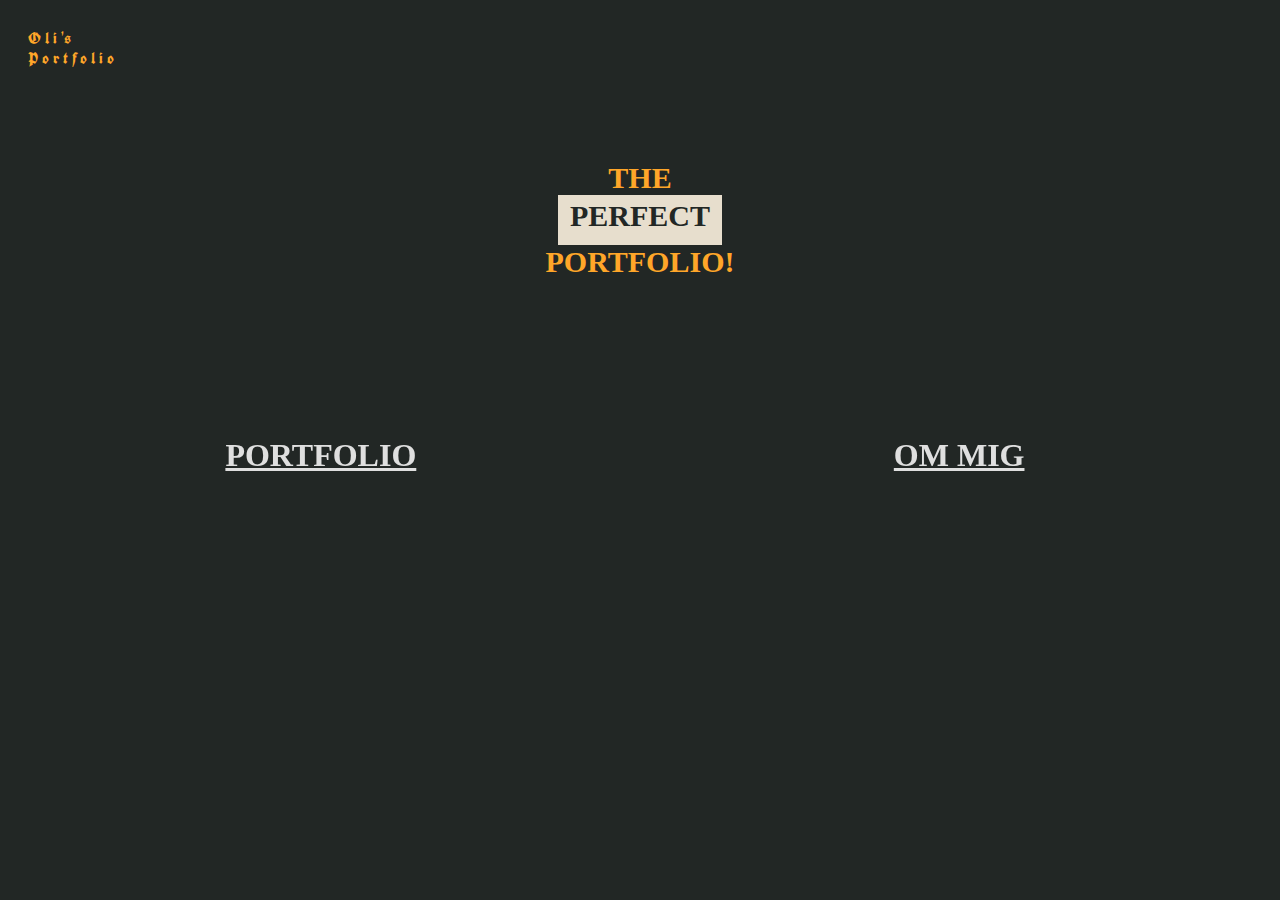
<file: index.html>
<!DOCTYPE html>
<html lang="da">

<head>
    <meta charset="UTF-8">
    <meta http-equiv="X-UA-Compatible" content="IE=edge">
    <meta name="robots" content="noindex">
    <meta name="viewport" content="width=device-width, initial-scale=1.0">
    <!--GOOGLE FONTS-->
    <link rel="preconnect" href="https://fonts.googleapis.com">
    <link rel="preconnect" href="https://fonts.gstatic.com" crossorigin>
    <link
        href="https://fonts.googleapis.com/css2?family=Bangers&family=Bungee&family=UnifrakturCook:wght@700&display=swap"
        rel="stylesheet">
    <link rel="preconnect" href="https://fonts.googleapis.com">
    <link rel="preconnect" href="https://fonts.gstatic.com" crossorigin>
    <link href="https://fonts.googleapis.com/css2?family=Playfair+Display:ital,wght@0,400..900;1,400..900&display=swap"
        rel="stylesheet">
    <link rel="preconnect" href="https://fonts.googleapis.com">
    <link rel="preconnect" href="https://fonts.gstatic.com" crossorigin>
    <link
        href="https://fonts.googleapis.com/css2?family=Newsreader:ital,opsz,wght@0,6..72,200..800;1,6..72,200..800&display=swap"
        rel="stylesheet">
    <!---->
    <!--Favicon-->
    <link rel="apple-touch-icon" sizes="180x180" href="favicon_io(1)/apple-touch-icon.png">
    <link rel="icon" type="image/webp" sizes="32x32" href="favicon_io(4)/favicon-32x32.png">
    <link rel="icon" type="image/webp" sizes="16x16" href="favicon_io(4)/favicon-16x16.png">
    <link rel="manifest" href="/site.webmanifest">

    <!---->
    <link rel="preconnect" href="https://fonts.googleapis.com">
    <link rel="preconnect" href="https://fonts.gstatic.com" crossorigin>
    <link href="https://fonts.googleapis.com/css2?family=Bangers&family=Bungee&display=swap" rel="stylesheet">
    <!--links-->
    <link rel="stylesheet" href="index.css">
    <title>Forside</title>
</head>

<body>
    <header>
        <div class="logo">
            <a href="index.html">O l i 's<br>P o r t f o l i o</a>
        </div>

        <nav>
            <ul class="menu">
                <li><a href="index.html">
                        <p><s>Forside</s></p>
                    </a></li>
                <li><a href="portfolio.html">
                        <p>Portfolio</p>
                    </a></li>
                <li><a href="om_mig.html">
                        <p>Om mig</p>
                    </a></li>

            </ul>
            <div class="burger">
                <div class="line"></div>
                <div class="line"></div>
                <div class="line"></div>
            </div>
        </nav>
    </header>
    <script src="menu.js"></script>

    <main>
        <div class="center">
            <div id=container>
                THE
                <div id=flip>
                    <div>
                        <div>PERFECT</div>
                    </div>
                    <div>
                        <div>BEST</div>
                    </div>
                    <div>
                        <div>FANTASTIC</div>
                    </div>
                </div>
                PORTFOLIO!
            </div>
        </div>

        <div class="sectiongrid_1-1">



            <div class="col_order">
                <a href="portfolio.html">
                    <h1>PORTFOLIO</h1>
                </a>
            </div>



            <div class="col">
                <a href="om_mig.html">
                    <h1>OM MIG</h1>
                </a>
            </div>
        </div>



    </main>
    <footer>

    </footer>
</body>

</html>
</file>
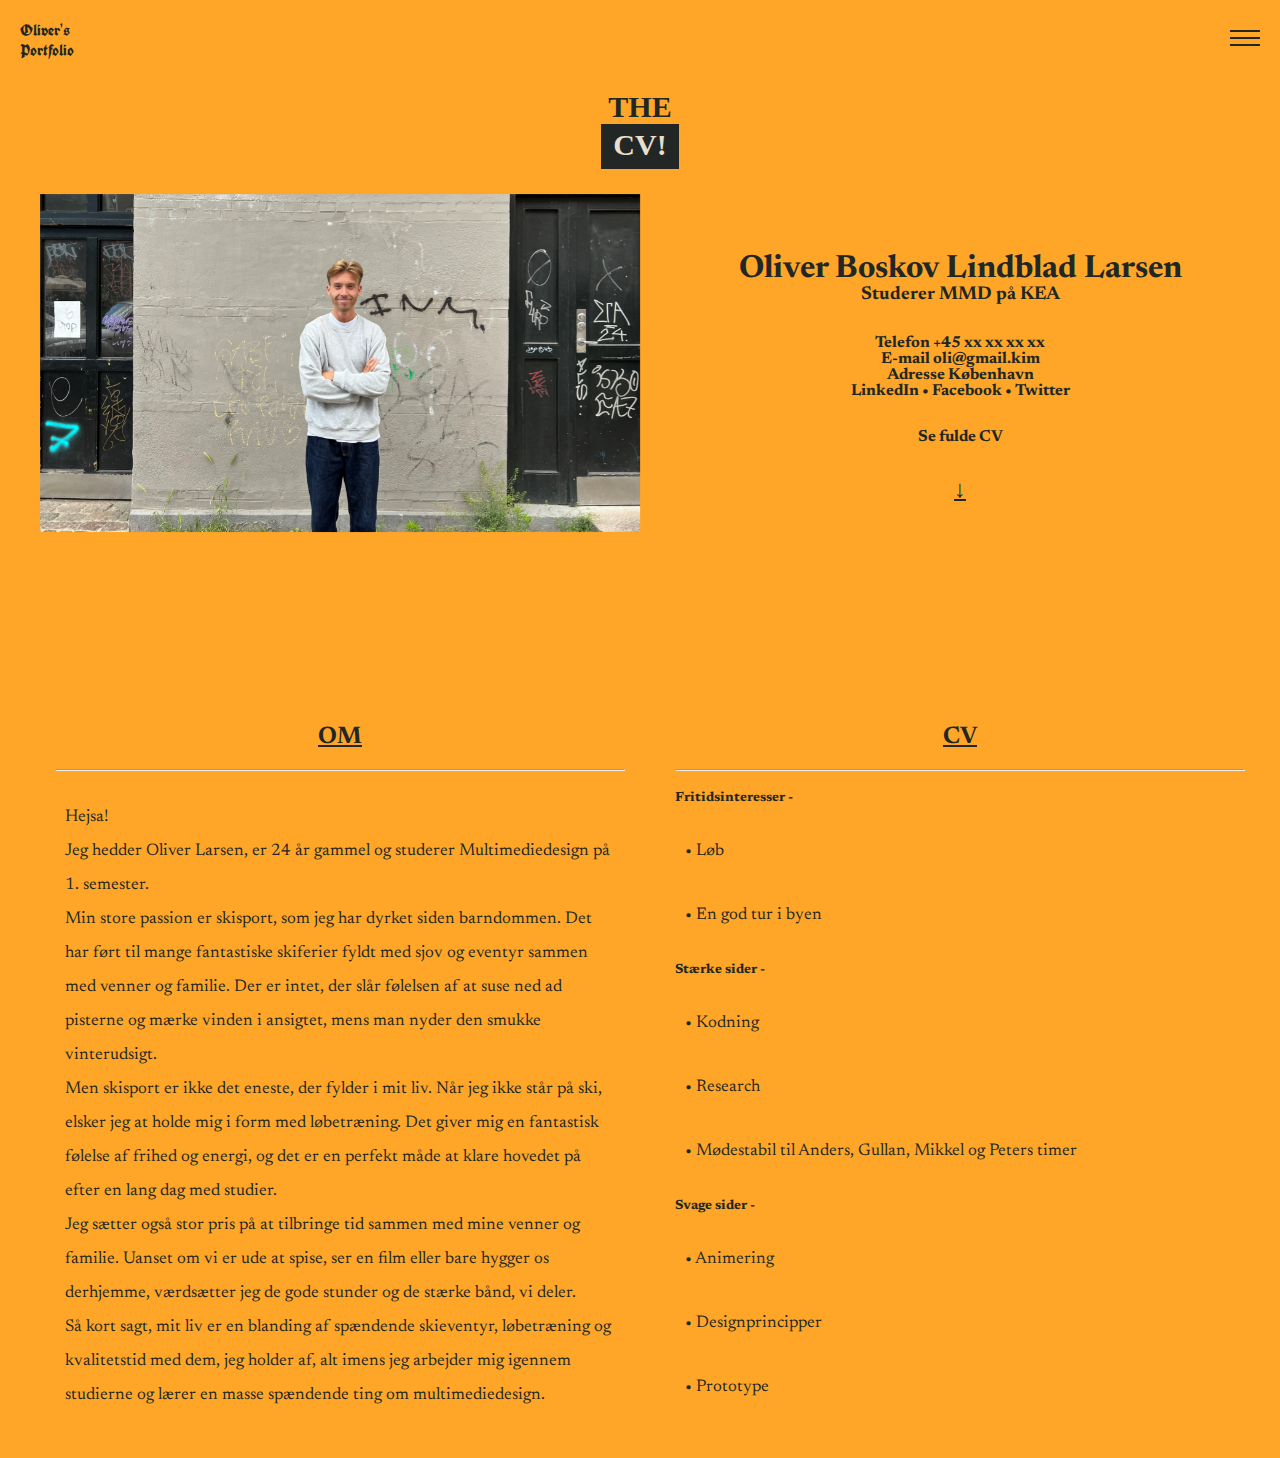
<file: om_mig.html>
<!DOCTYPE html>
<html lang="da">

<head>
    <meta charset="UTF-8">
    <meta http-equiv="X-UA-Compatible" content="IE=edge">
    <meta name="robots" content="noindex">
    <meta name="viewport" content="width=device-width, initial-scale=1.0">
    <!--GOOGLE FONTS-->
    <link rel="preconnect" href="https://fonts.googleapis.com">
    <link rel="preconnect" href="https://fonts.gstatic.com" crossorigin>
    <link
        href="https://fonts.googleapis.com/css2?family=Bangers&family=Bungee&family=UnifrakturCook:wght@700&display=swap"
        rel="stylesheet">
    <link rel="preconnect" href="https://fonts.googleapis.com">
    <link rel="preconnect" href="https://fonts.gstatic.com" crossorigin>
    <link href="https://fonts.googleapis.com/css2?family=Playfair+Display:ital,wght@0,400..900;1,400..900&display=swap"
        rel="stylesheet">
    <link rel="preconnect" href="https://fonts.googleapis.com">
    <link rel="preconnect" href="https://fonts.gstatic.com" crossorigin>
    <link
        href="https://fonts.googleapis.com/css2?family=Newsreader:ital,opsz,wght@0,6..72,200..800;1,6..72,200..800&display=swap"
        rel="stylesheet">
    <!---->
    <link rel="preconnect" href="https://fonts.googleapis.com">
    <link rel="preconnect" href="https://fonts.gstatic.com" crossorigin>
    <link href="https://fonts.googleapis.com/css2?family=Bangers&family=Bungee&display=swap" rel="stylesheet">
    <!--links-->
    <link rel="stylesheet" href="style.css">
    <!--Favicon-->
    <link rel="apple-touch-icon" sizes="180x180" href="favicon_io(1)/apple-touch-icon.png">
    <link rel="icon" type="image/webp" sizes="32x32" href="favicon_io(4)/favicon-32x32.png">
    <link rel="icon" type="image/webp" sizes="16x16" href="favicon_io(4)/favicon-16x16.png">
    <link rel="manifest" href="/site.webmanifest">

    <title>Om mig</title>
</head>

<body>
    <header>
        <div class="logo2">
            <a href="index.html">Oliver's<br>Portfolio</a>
        </div>

        <nav>
            <ul class="menu">
                <li><a href="index.html">
                        <p>Forside</p>
                    </a></li>
                <li><a href="portfolio.html">
                        <p>Portfolio</p>
                    </a></li>
                <li><a href="om_mig.html">
                        <p><s>Om mig</s></p>
                    </a></li>

            </ul>
            <div class="burger">
                <div class="line"></div>
                <div class="line"></div>
                <div class="line"></div>
            </div>
        </nav>
    </header>
    <script src="menu.js"></script>

    <main>
        <div class="center">
            <div id=container>
                THE
                <div id=flip>

                    <div>
                        <div>CV!</div>
                    </div>
                    <div>
                        <div>CV!</div>
                    </div>
                    <div>
                        <div>CV!</div>
                    </div>
                </div>

            </div>
        </div>


        <div class="grid_7">
            <div class="image">
                <img src="img/IMG_0973.webp" alt="mig">
            </div>

            <div class="text">
                <h1>Oliver Boskov Lindblad Larsen</h1>
                <h3>Studerer MMD på KEA</h3>
                <h4>Telefon +45 xx xx xx xx<br>
                    E-mail oli@gmail.kim<br>
                    Adresse København<br>

                    LinkedIn • Facebook • Twitter
                </h4>
                <div class="cv">
                    <a href="#om">
                        <h4>Se fulde CV</h4>
                        <h2>↓</h2>
                    </a>
                </div>
            </div>
        </div>

        <div class="grid_1">
            <div id="om">
                <h2>OM</h2>
                <hr>

                <p>Hejsa!<br> Jeg hedder Oliver Larsen, er 24 år gammel og studerer Multimediedesign på 1. semester.<br>

                    Min store passion er skisport, som jeg har dyrket siden barndommen. Det har ført til mange
                    fantastiske skiferier fyldt
                    med sjov og eventyr sammen med venner og familie. Der er intet, der slår følelsen af at suse ned ad
                    pisterne og mærke
                    vinden i ansigtet, mens man nyder den smukke vinterudsigt.<br>

                    Men skisport er ikke det eneste, der fylder i mit liv. Når jeg ikke står på ski, elsker jeg at holde
                    mig i form med
                    løbetræning. Det giver mig en fantastisk følelse af frihed og energi, og det er en perfekt måde at
                    klare hovedet på
                    efter en lang dag med studier.<br>

                    Jeg sætter også stor pris på at tilbringe tid sammen med mine venner og familie. Uanset om vi er ude
                    at spise, ser en
                    film eller bare hygger os derhjemme, værdsætter jeg de gode stunder og de stærke bånd, vi deler.<br>

                    Så kort sagt, mit liv er en blanding af spændende skieventyr, løbetræning og kvalitetstid med dem,
                    jeg holder af, alt
                    imens jeg arbejder mig igennem studierne og lærer en masse spændende ting om multimediedesign.
                </p>
            </div>
            <button onclick="topFunction()" id="myBtn" title="Go to top">⇧</button>
            <script src="bottom.js"></script>

            <div class="text1">
                <div id="cv">
                    <h2>CV</h2>
                    <hr>
                    <h5>Fritidsinteresser -
                    </h5>
                    <p>• Løb </p>
                    <p>• En god tur i byen</p>
                    <h5>Stærke sider -
                    </h5>
                    <p>• Kodning </p>
                    <p>• Research</p>
                    <p>• Mødestabil til Anders, Gullan, Mikkel og Peters timer </p>

                    <h5>Svage sider -
                    </h5>
                    <p>• Animering </p>
                    <p>• Designprincipper</p>
                    <p>• Prototype</p>

                </div>


            </div>
        </div>






    </main>

    <footer>

    </footer>
</body>

</html>
</file>
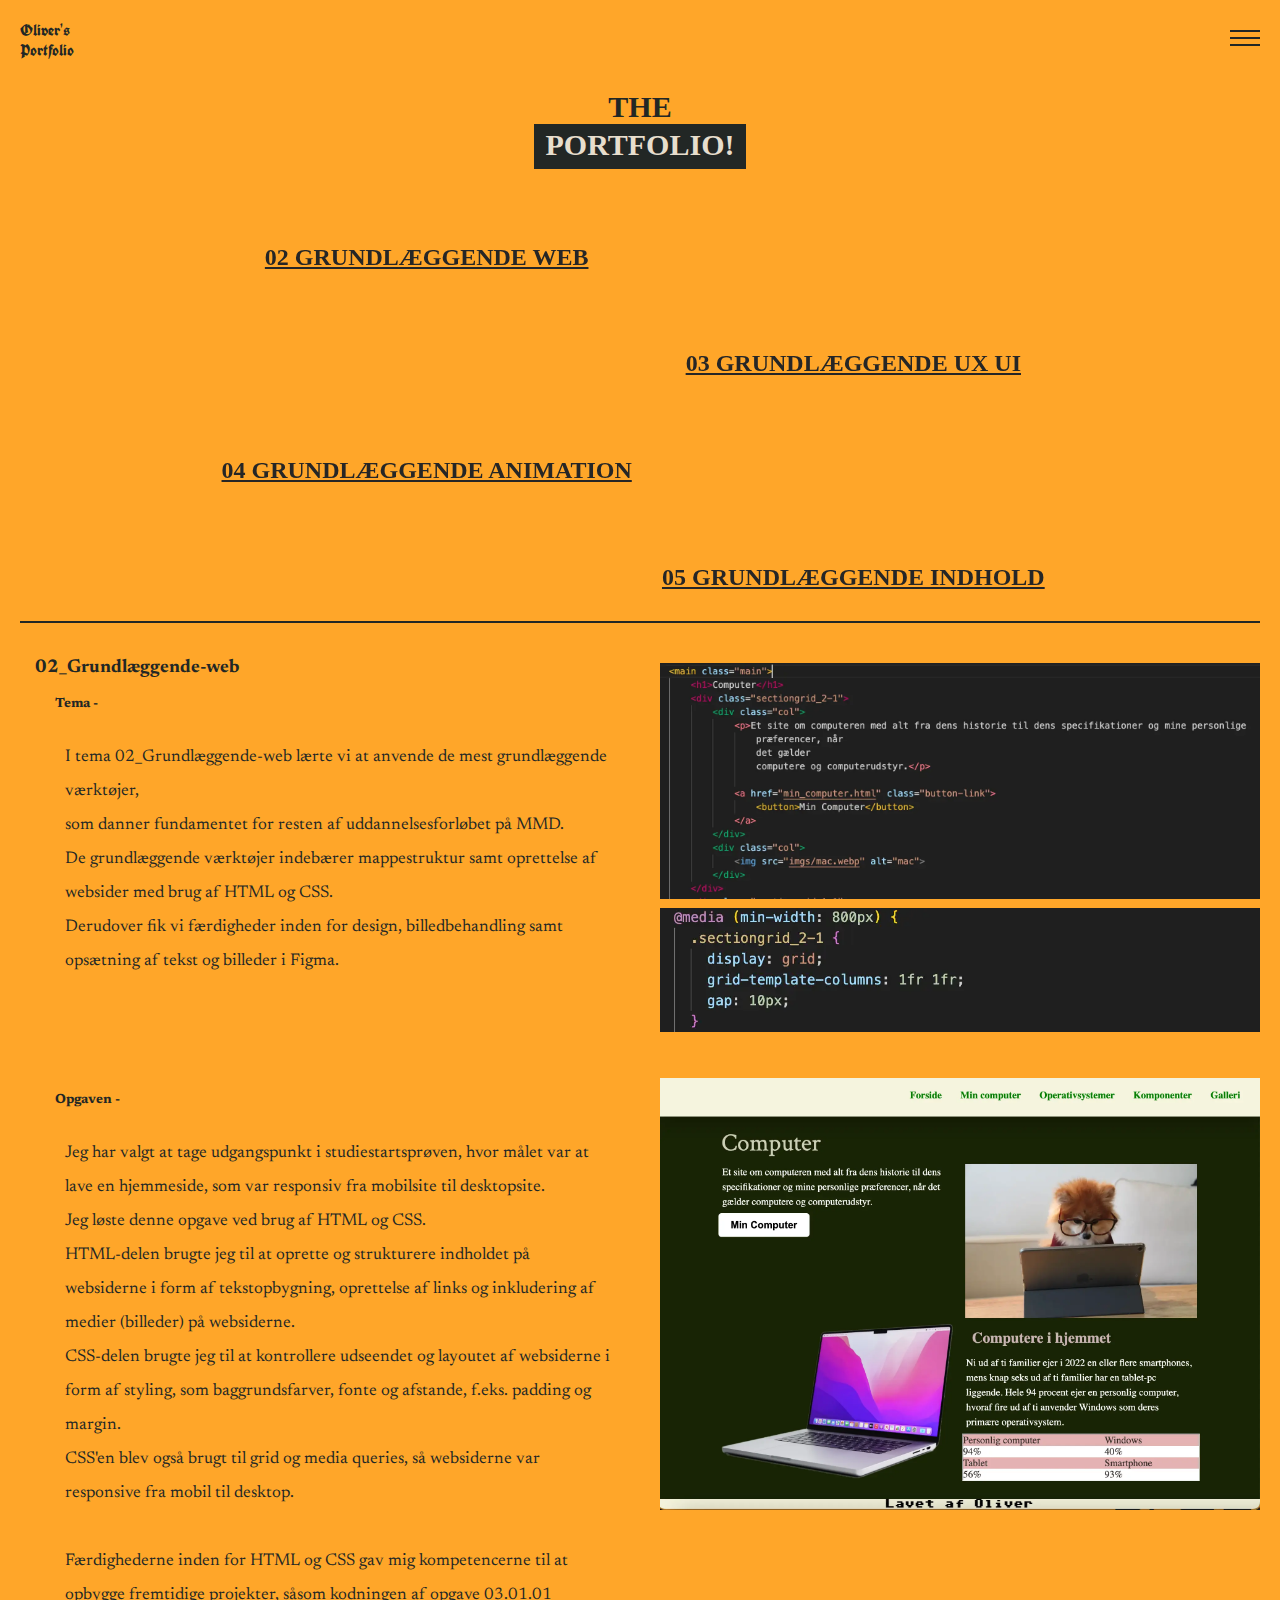
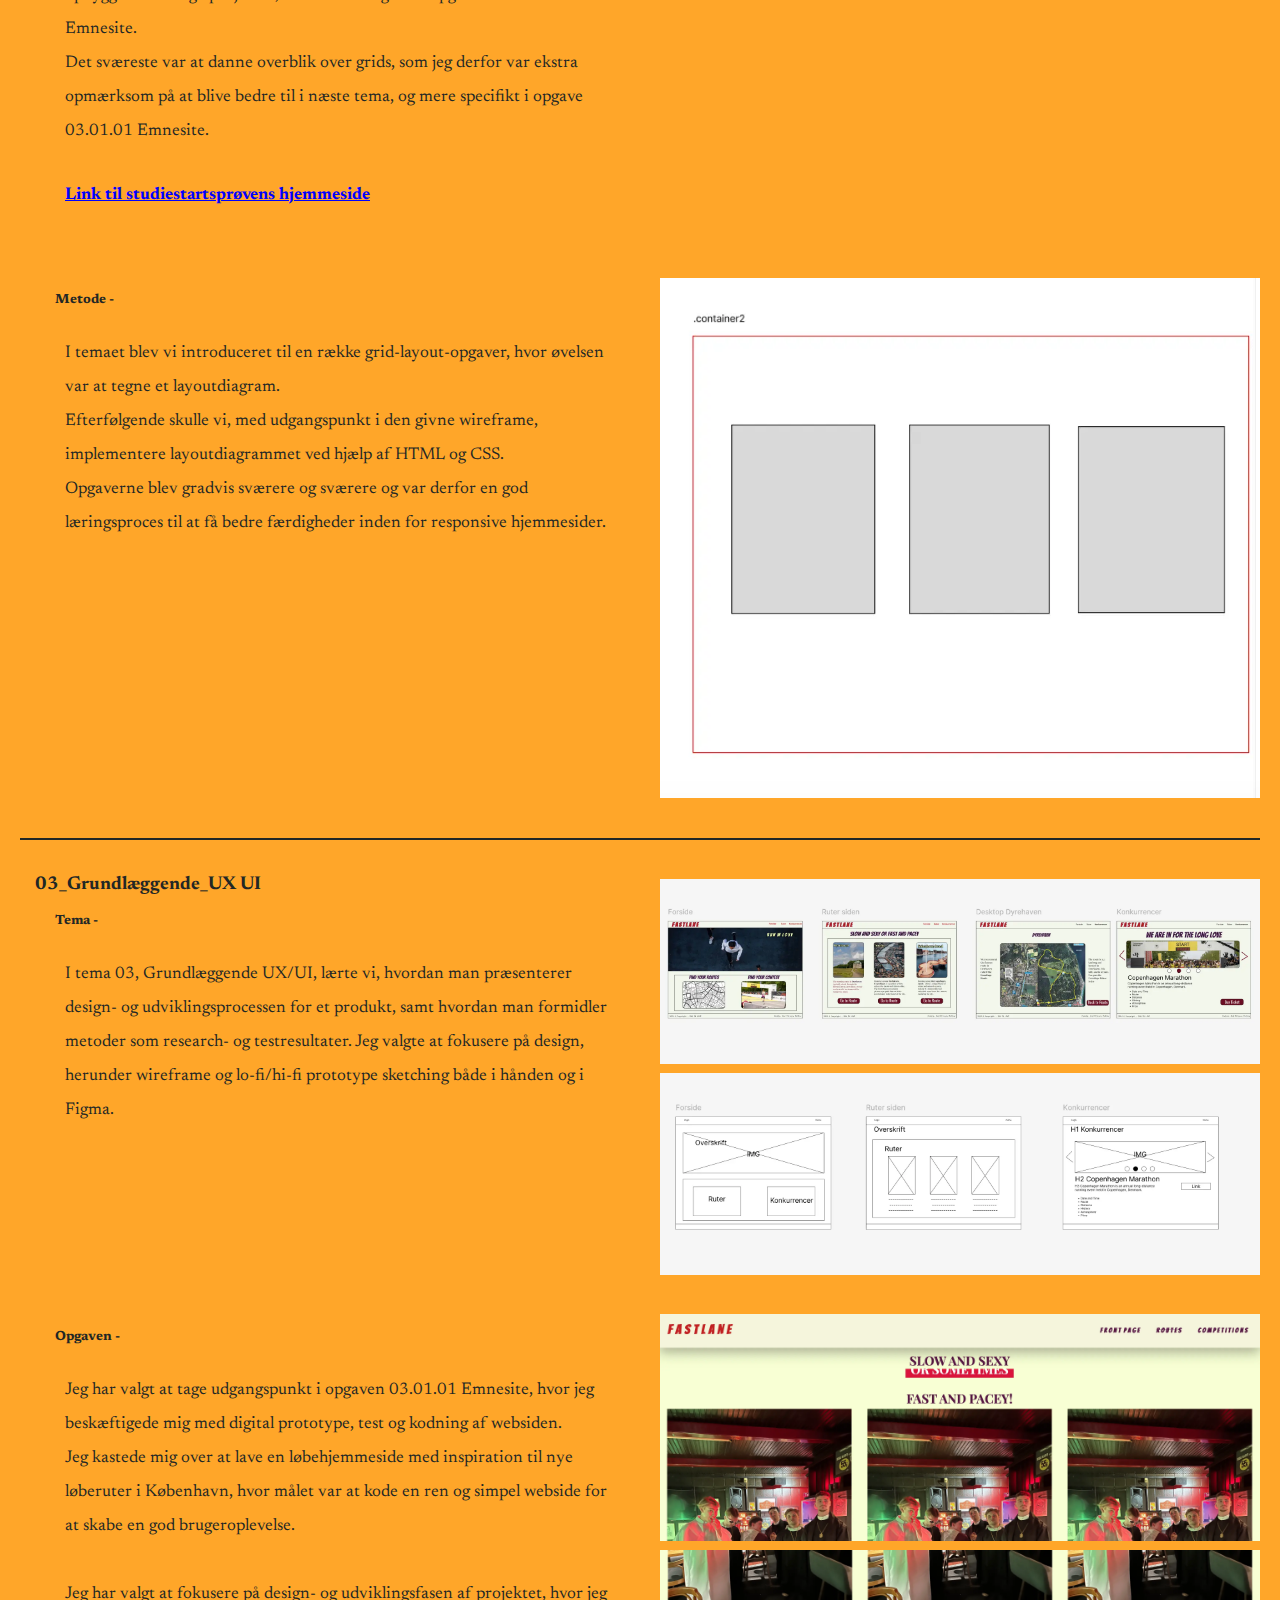
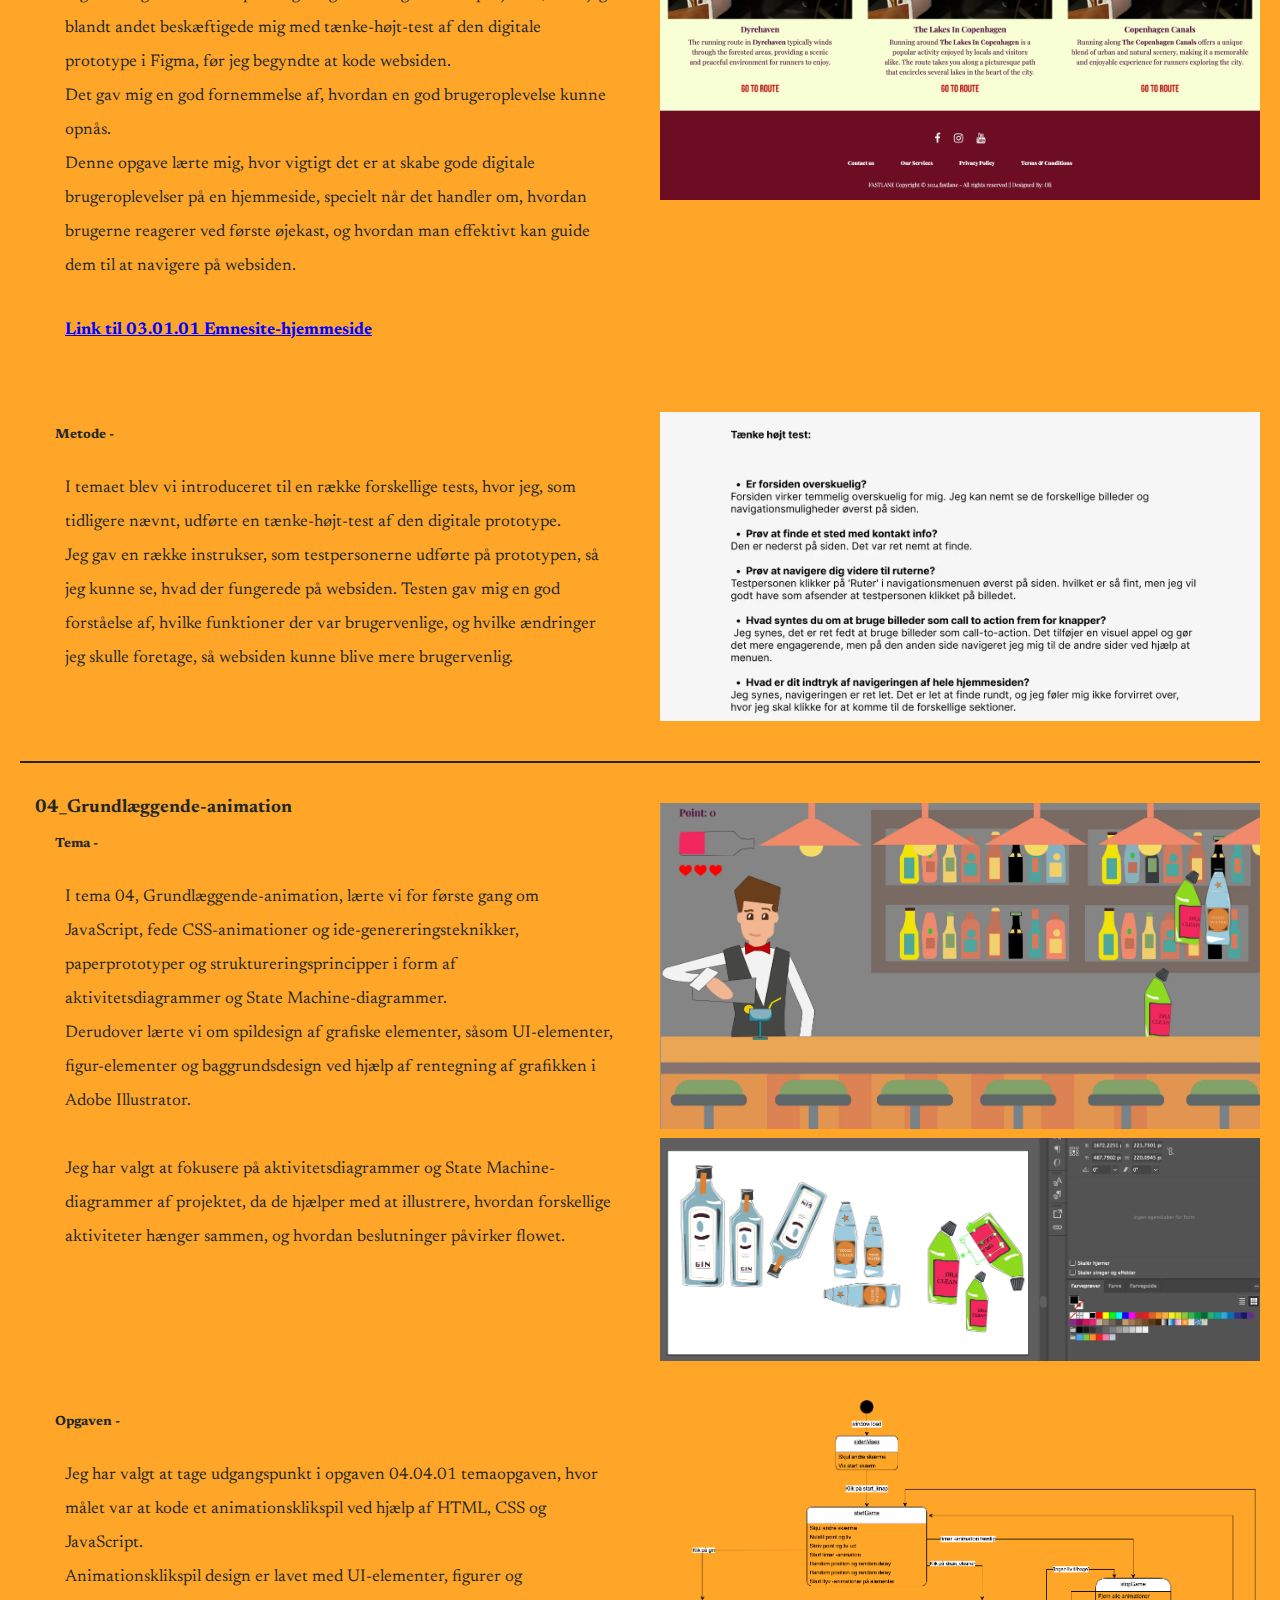
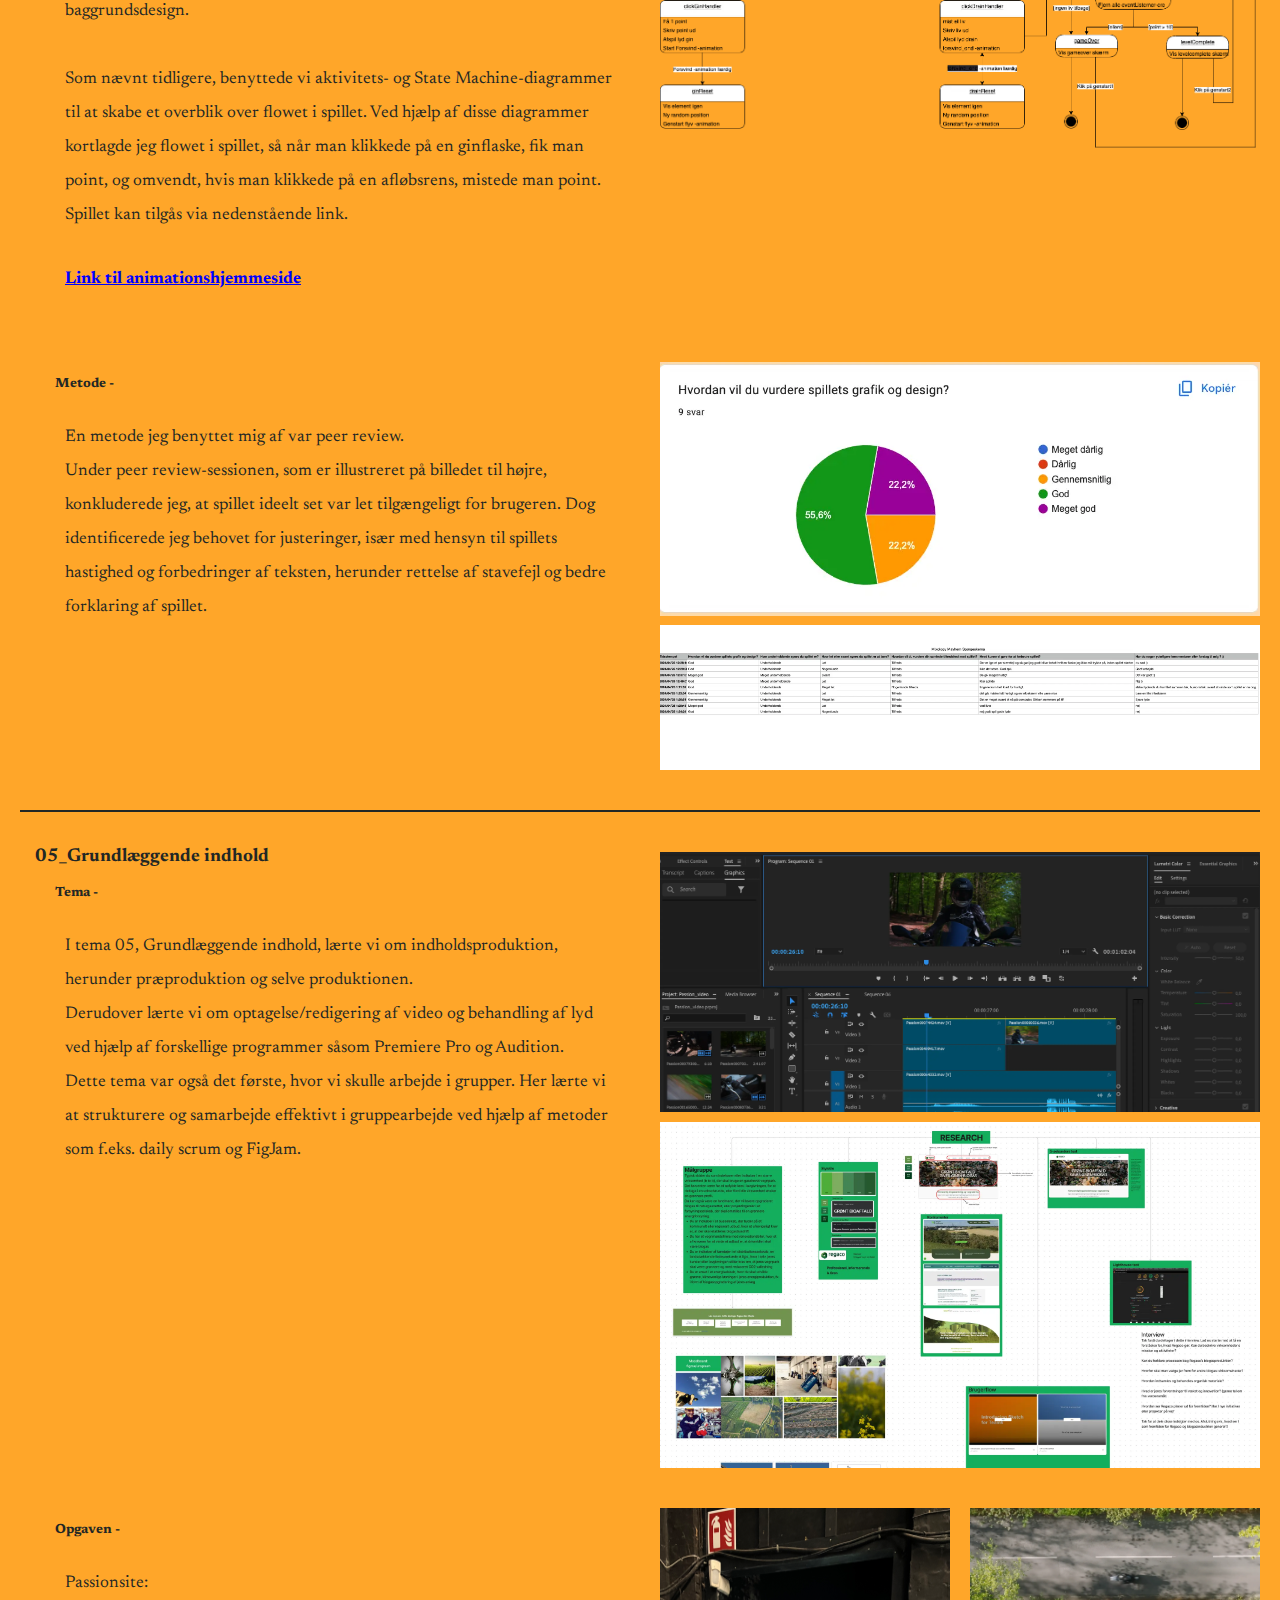
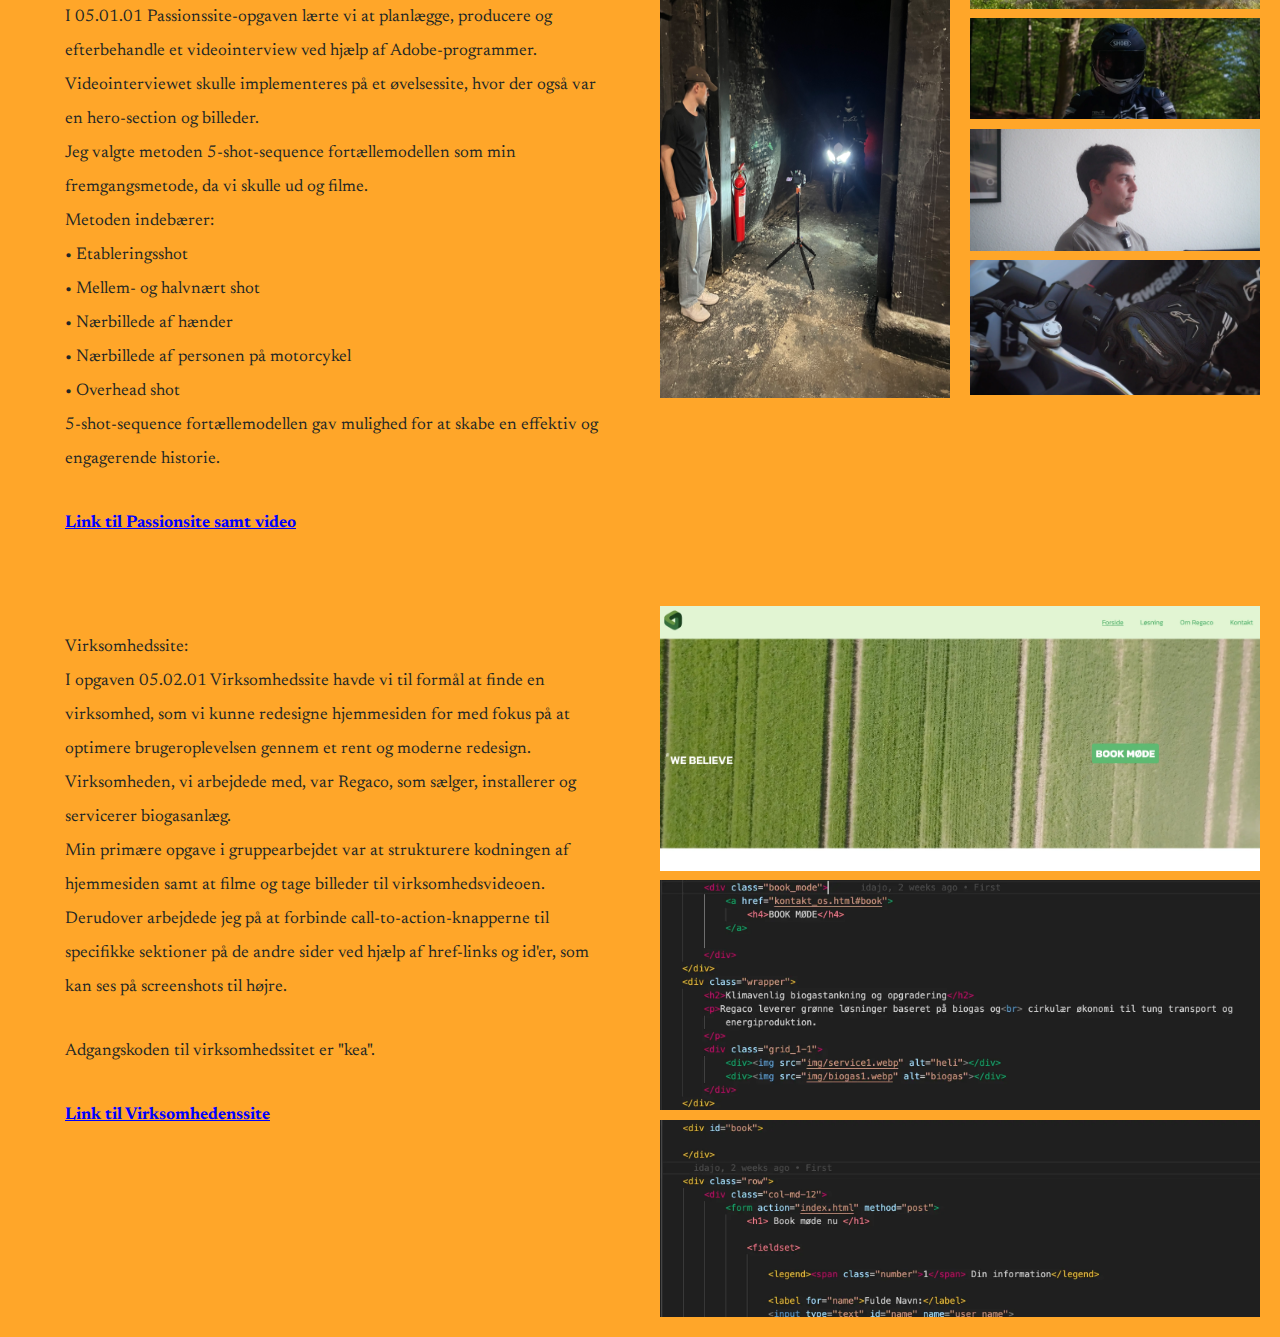
<file: portfolio.html>
<!DOCTYPE html>
<html lang="da">

<head>
    <meta charset="UTF-8">
    <meta http-equiv="X-UA-Compatible" content="IE=edge">
    <meta name="robots" content="noindex">
    <meta name="viewport" content="width=device-width, initial-scale=1.0">
    <!--GOOGLE FONTS-->
    <link rel="preconnect" href="https://fonts.googleapis.com">
    <link rel="preconnect" href="https://fonts.gstatic.com" crossorigin>
    <link
        href="https://fonts.googleapis.com/css2?family=Bangers&family=Bungee&family=UnifrakturCook:wght@700&display=swap"
        rel="stylesheet">
    <link rel="preconnect" href="https://fonts.googleapis.com">
    <link rel="preconnect" href="https://fonts.gstatic.com" crossorigin>
    <link href="https://fonts.googleapis.com/css2?family=Playfair+Display:ital,wght@0,400..900;1,400..900&display=swap"
        rel="stylesheet">
    <link rel="preconnect" href="https://fonts.googleapis.com">
    <link rel="preconnect" href="https://fonts.gstatic.com" crossorigin>
    <link
        href="https://fonts.googleapis.com/css2?family=Newsreader:ital,opsz,wght@0,6..72,200..800;1,6..72,200..800&display=swap"
        rel="stylesheet">
    <!---->
    <link rel="preconnect" href="https://fonts.googleapis.com">
    <link rel="preconnect" href="https://fonts.gstatic.com" crossorigin>
    <link href="https://fonts.googleapis.com/css2?family=Bangers&family=Bungee&display=swap" rel="stylesheet">
    <!--links-->
    <link rel="stylesheet" href="style.css">
    <!--Favicon-->
    <link rel="apple-touch-icon" sizes="180x180" href="favicon_io(1)/apple-touch-icon.png">
    <link rel="icon" type="image/webp" sizes="32x32" href="favicon_io(4)/favicon-32x32.png">
    <link rel="icon" type="image/webp" sizes="16x16" href="favicon_io(4)/favicon-16x16.png">
    <link rel="manifest" href="/site.webmanifest">

    <title>Portfolio</title>
</head>

<body>
    <header>
        <div class="logo2">
            <a href="index.html">Oliver's<br>Portfolio</a>
        </div>

        <nav>
            <ul class="menu">
                <li><a href="index.html">
                        <p>Forside</p>
                    </a></li>
                <li><a href="portfolio.html">
                        <p><s>Portfolio</s></p>
                    </a></li>
                <li><a href="om_mig.html">
                        <p>Om mig</p>
                    </a></li>

            </ul>
            <div class="burger">
                <div class="line"></div>
                <div class="line"></div>
                <div class="line"></div>
            </div>
        </nav>
    </header>
    <script src="menu.js"></script>

    <main>

        <div class="center">
            <div id=container>
                THE
                <div id=flip>

                    <div>
                        <div>PORTFOLIO!</div>
                    </div>
                    <div>
                        <div>PORTFOLIO!</div>
                    </div>
                    <div>
                        <div>PORTFOLIO!</div>
                    </div>
                </div>

            </div>
        </div>
        <div class="grid_3">
            <div class="col2">
                <a href="#02">
                    <h2 class="transform">02 Grundlæggende web</h2>
                </a>
            </div>
            <div class="col3">
                <a href="#03">
                    <h2 class="transform">03 Grundlæggende UX UI</h2>
                </a>
            </div>
            <div class="col4">
                <a href="#04">
                    <h2 class="transform">04 Grundlæggende animation</h2>
                </a>
            </div>
            <div class="col5">
                <a href="#05">
                    <h2 class="transform">05 Grundlæggende indhold</h2>
                </a>
            </div>
        </div>


        <div class="hr">
            <hr>
        </div>

        <div id="02">
            <div class="grid_2">

                <div>
                    <h3>02_Grundlæggende-web </h3>
                    <h5>Tema -</h5>
                    <p>
                        I tema 02_Grundlæggende-web lærte vi at anvende de mest grundlæggende værktøjer, <br>som danner
                        fundamentet for resten af
                        uddannelsesforløbet på MMD.<br> De grundlæggende værktøjer indebærer mappestruktur samt
                        oprettelse
                        af websider med brug af
                        HTML og CSS. <br>Derudover fik vi færdigheder inden for design, billedbehandling samt opsætning
                        af
                        tekst og billeder i
                        Figma.<br><br>
                    </p>
                </div>
                <div>
                    <img src="img/02_html.webp" alt="02_html">
                    <img src="img/02_css.webp" alt="02_css">
                </div>
            </div>

            <div class="grid_2">
                <div>
                    <h5>Opgaven -</h5>
                    <p>
                        Jeg har valgt at tage udgangspunkt i studiestartsprøven, hvor målet var at lave en hjemmeside,
                        som var responsiv fra
                        mobilsite til desktopsite.<br>
                        Jeg løste denne opgave ved brug af HTML og CSS.<br>

                        HTML-delen brugte jeg til at oprette og strukturere indholdet på websiderne i form af
                        tekstopbygning, oprettelse af
                        links og inkludering af medier (billeder) på websiderne.<br> CSS-delen brugte jeg til at
                        kontrollere
                        udseendet og layoutet
                        af websiderne i form af styling, som baggrundsfarver, fonte og afstande, f.eks. padding og
                        margin. <br>CSS'en blev også
                        brugt til grid og media queries, så websiderne var responsive fra mobil til desktop.<br><br>

                        Færdighederne inden for HTML og CSS gav mig kompetencerne til at opbygge fremtidige projekter,
                        såsom kodningen af opgave
                        03.01.01 Emnesite.<br>

                        Det sværeste var at danne overblik over grids, som jeg derfor var ekstra opmærksom på at blive
                        bedre til i næste tema,
                        og mere specifikt i opgave 03.01.01 Emnesite.
                    </p>
                    <a href="https://oliverlindblad.dk/kea/02_web/01_website/website/index.html">
                        <p class="blue">Link til studiestartsprøvens hjemmeside</p>
                    </a>
                </div>
                <div>
                    <img src="img/studiestartsproven.webp" alt="studiestartsproven">
                </div>
            </div>
            <div class="grid_2">
                <div>
                    <h5>Metode -</h5>
                    <p>
                        I temaet blev vi introduceret til en række grid-layout-opgaver, hvor øvelsen var at tegne et
                        layoutdiagram.<br>
                        Efterfølgende skulle vi, med udgangspunkt i den givne wireframe, implementere layoutdiagrammet
                        ved hjælp af HTML og CSS.<br>
                        Opgaverne blev gradvis sværere og sværere og var derfor en god læringsproces til at få bedre
                        færdigheder inden for
                        responsive hjemmesider.
                    </p>
                </div>
                <div>
                    <img src="img/02_layoutdiagram.webp" alt="02_layout">
                </div>
            </div>
        </div>



        <button onclick="topFunction()" id="myBtn" title="Go to top">⇧</button>
        <script src="bottom.js"></script>
        <div class="hr">
            <hr>
        </div>
        <div id="03">
            <div class="grid_2">
                <div>
                    <h3>03_Grundlæggende_UX UI</h3>
                    <h5>Tema -</h5>
                    <p>I tema 03, Grundlæggende UX/UI, lærte vi, hvordan man præsenterer design- og udviklingsprocessen
                        for et produkt, samt
                        hvordan man formidler metoder som research- og testresultater. Jeg valgte at fokusere på design,
                        herunder wireframe og
                        lo-fi/hi-fi prototype sketching både i hånden og i Figma.
                    </p>
                </div>
                <div><img src="img/prototype_figma.webp" alt="prototype">
                    <img src="img/wireframe_figma.webp" alt="wireframe">
                </div>
            </div>

            <div class="grid_2">
                <div>
                    <h5>Opgaven -</h5>
                    <p>
                        Jeg har valgt at tage udgangspunkt i opgaven 03.01.01 Emnesite, hvor jeg beskæftigede mig med
                        digital prototype, test og
                        kodning af websiden.<br> Jeg kastede mig over at lave en løbehjemmeside med inspiration til nye
                        løberuter i København, hvor
                        målet var at kode en ren og simpel webside for at skabe en god brugeroplevelse.<br><br>

                        Jeg har valgt at fokusere på design- og udviklingsfasen af projektet, hvor jeg blandt andet
                        beskæftigede mig med
                        tænke-højt-test af den digitale prototype i Figma, før jeg begyndte at kode websiden.<br> Det
                        gav
                        mig en god fornemmelse af,
                        hvordan en god brugeroplevelse kunne opnås.<br>

                        Denne opgave lærte mig, hvor vigtigt det er at skabe gode digitale brugeroplevelser på en
                        hjemmeside, specielt når det
                        handler om, hvordan brugerne reagerer ved første øjekast, og hvordan man effektivt kan guide dem
                        til at navigere på
                        websiden.

                    </p>
                    <a href="https://oliverlindblad.dk/kea/03_ux/01_kodet_site/index.html">
                        <p class="blue">Link til 03.01.01 Emnesite-hjemmeside</p>
                    </a>
                </div>
                <div><img src="img/fastlane.webp" alt="fastlane">
                    <img src="img/fastlane_2.webp" alt="fastlane2">
                </div>

            </div>
            <div class="grid_2">
                <div>
                    <h5>Metode -</h5>
                    <p>
                        I temaet blev vi introduceret til en række forskellige tests, hvor jeg, som tidligere nævnt,
                        udførte en tænke-højt-test
                        af den digitale prototype. <br>Jeg gav en række instrukser, som testpersonerne udførte på
                        prototypen, så jeg kunne se, hvad
                        der fungerede på websiden. Testen gav mig en god forståelse af, hvilke funktioner der var
                        brugervenlige, og hvilke
                        ændringer jeg skulle foretage, så websiden kunne blive mere brugervenlig.
                    </p>
                </div>
                <div><img src="img/taenk_højt_test.webp" alt="tænke-højt-test"></div>

            </div>

        </div>
        <div class="hr">
            <hr>
        </div>

        <div id="04">
            <div class="grid_2">
                <div>
                    <h3>04_Grundlæggende-animation</h3>
                    <h5>Tema -</h5>

                    <p>
                        I tema 04, Grundlæggende-animation, lærte vi for første gang om JavaScript, fede CSS-animationer
                        og
                        ide-genereringsteknikker, paperprototyper og struktureringsprincipper i form af
                        aktivitetsdiagrammer og State
                        Machine-diagrammer.<br> Derudover lærte vi om spildesign af grafiske elementer, såsom
                        UI-elementer, figur-elementer og
                        baggrundsdesign ved hjælp af rentegning af grafikken i Adobe Illustrator.<br><br>

                        Jeg har valgt at fokusere på aktivitetsdiagrammer og State Machine-diagrammer af projektet, da
                        de hjælper med at
                        illustrere, hvordan forskellige aktiviteter hænger sammen, og hvordan beslutninger påvirker
                        flowet.
                    </p>

                </div>
                <div><img src="img/ginspil.webp" alt="ginspil">
                    <img src="img/adobe_illustrator.webp" alt="UI-elementer">
                </div>
            </div>
            <div class="grid_2">
                <div>
                    <h5>Opgaven -</h5>
                    <p>Jeg har valgt at tage udgangspunkt i opgaven 04.04.01 temaopgaven, hvor målet var at kode et
                        animationsklikspil ved
                        hjælp af HTML, CSS og JavaScript.<br>
                        Animationsklikspil design er lavet med UI-elementer, figurer og baggrundsdesign. <br><br>Som
                        nævnt
                        tidligere, benyttede vi aktivitets- og State
                        Machine-diagrammer til at skabe et overblik over flowet i spillet. Ved hjælp af disse diagrammer
                        kortlagde jeg flowet i
                        spillet, så når man klikkede på en ginflaske, fik man point, og omvendt, hvis man klikkede på en
                        afløbsrens, mistede man
                        point. Spillet kan tilgås via nedenstående link.

                    </p>
                    <a href="https://oliverlindblad.dk/kea/04_animation/website/index.html">
                        <p class="blue">Link til animationshjemmeside</p>
                    </a>
                </div>
                <div>
                    <img src="img/statemachine_diagram1.webp" alt="statemachine_diagram">
                </div>
            </div>
            <div class="grid_2">
                <div>
                    <h5>Metode -</h5>
                    <p>
                        En metode jeg benyttet mig af var peer review.<br>
                        Under peer review-sessionen, som er illustreret på billedet til højre, konkluderede jeg, at
                        spillet ideelt set var let
                        tilgængeligt for brugeren. Dog identificerede jeg behovet for justeringer, især med hensyn til
                        spillets hastighed og
                        forbedringer af teksten, herunder rettelse af stavefejl og bedre forklaring af spillet.

                    </p>
                </div>
                <div><img src="img/peer_svar.webp" alt="peer_svar">
                    <img src="img/peer_review.webp" alt="peer_review">
                </div>
            </div>
        </div>
        <div class="hr">
            <hr>
        </div>

        <div id="05">
            <div class="grid_2">
                <div>
                    <h3>05_Grundlæggende indhold</h3>
                    <h5>Tema -</h5>
                    <p>
                        I tema 05, Grundlæggende indhold, lærte vi om indholdsproduktion, herunder præproduktion og
                        selve produktionen.<br>
                        Derudover lærte vi om optagelse/redigering af video og behandling af lyd ved hjælp af
                        forskellige programmer såsom
                        Premiere Pro og Audition. <br>Dette tema var også det første, hvor vi skulle arbejde i grupper.
                        Her
                        lærte vi at strukturere
                        og samarbejde effektivt i gruppearbejde ved hjælp af metoder som f.eks. daily scrum og FigJam.

                    </p>
                </div>
                <div><img src="img/premiere_pro.webp" alt="premiere_pro">
                    <img src="img/figjam.webp" alt="figjam">
                </div>
            </div>
            <div class="grid_2">
                <div>
                    <h5>Opgaven -</h5>
                    <p>
                        Passionsite:<br>
                        I 05.01.01 Passionssite-opgaven lærte vi at planlægge, producere og efterbehandle et
                        videointerview ved hjælp af
                        Adobe-programmer. Videointerviewet skulle implementeres på et øvelsessite, hvor der også var en
                        hero-section og
                        billeder.<br>

                        Jeg valgte metoden 5-shot-sequence fortællemodellen som min fremgangsmetode, da vi skulle ud og
                        filme.<br> Metoden
                        indebærer:<br>

                        • Etableringsshot<br>
                        • Mellem- og halvnært shot<br>
                        • Nærbillede af hænder<br>
                        • Nærbillede af personen på motorcykel<br>
                        • Overhead shot<br>

                        5-shot-sequence fortællemodellen gav mulighed for at skabe en effektiv og engagerende historie.
                    </p>
                    <a href="https://oliverlindblad.dk/kea/05_indhold/website/index.html">
                        <p class="blue">Link til Passionsite samt video</p>
                    </a>



                </div>
                <div class="grid_1-1">
                    <div>
                        <img src="img/overhead_shot.webp" alt="overhead_shot">
                        <img src="img/close_shot.webp" alt="close_up">
                        <img src="img/shot.webp" alt="shot">
                        <img src="img/hand.webp" alt="hånd">

                    </div>

                    <img class="billed1" src="img/IMG_0627.jpeg" alt="shooting">


                </div>


            </div>




        </div>

        <div class="grid_2">
            <div>

                <p>
                    Virksomhedssite:<br>
                    I opgaven 05.02.01 Virksomhedssite havde vi til formål at finde en virksomhed, som vi kunne
                    redesigne hjemmesiden for
                    med fokus på at optimere brugeroplevelsen gennem et rent og moderne redesign.<br>Virksomheden,
                    vi arbejdede med, var
                    Regaco, som sælger, installerer og servicerer biogasanlæg.<br>

                    Min primære opgave i gruppearbejdet var at strukturere kodningen af hjemmesiden samt at filme og
                    tage billeder til
                    virksomhedsvideoen.<br> Derudover arbejdede jeg på at forbinde call-to-action-knapperne til
                    specifikke sektioner på de andre
                    sider ved hjælp af href-links og id'er, som kan ses på screenshots til højre.

                </p>
                <p>Adgangskoden til virksomhedssitet er "kea".</p>
                <a href="https://oliverlindblad.dk/kea/05_indhold/virksomhedssite/index.html">
                    <p class="blue">Link til Virksomhedenssite</p>
                </a>
            </div>
            <div><img src="img/regaco_forside.webp" alt="regaco">
                <img src="img/link_til_html_ny_sektion.webp" alt="link_til_html_ny_sektion">
                <img src="img/id_book.webp" alt="id_book">
            </div>
        </div>


    </main>
    <footer>

    </footer>
</body>

</html>
</file>
<file: index.css>
/*************** Menu ****************/
header {
  display: flex;
  justify-content: space-between;
  align-items: center;
  padding: 20px;
  margin: 0;
}

.logo img {
  width: 50px;
  height: 50px;
}

nav {
  display: flex;
  align-items: center;
}

.menu {
  display: flex;
  list-style: none;
  margin: 0;
  padding: 0;
}

.menu li {
  margin-right: 20px;
}

.menu li:last-child {
  margin-right: 0;
}

.menu a {
  display: block;
  padding: 10px;
  color: #f7f7f291;
  text-decoration: none;
  transition: color 0.3s;
  text-align: end;
}

.menu a:hover {
  color: #ffa629;
}

.burger {
  width: 30px;
  height: 20px;
  cursor: pointer;
}

.burger .line {
  width: 100%;
  height: 2px;
  background-color: #ffa629;
  margin-bottom: 5px;
  transition: 0.2s linear;
}
.burger {
  display: none;
}

@media screen and (max-width: 2000px) {
  .menu {
    display: none;
  }
}
/*************** styling ****************/
a {
  font-family: "UnifrakturCook", cursive;
  font-weight: 700;
  font-style: normal;
  text-decoration: none;
  color: #ffa629;
}
body {
  background-color: #222725;
}

/*************** Placing mobil ****************/
.sectiongrid_1-1 {
  display: grid;
  grid-template-columns: 1fr 1fr;
  grid-template-rows: 1fr 1fr 1fr;
  margin-top: 10%;
  gap: 1%;
  text-align: center;
}

.col {
  display: grid;
}

h1 {
  position: relative;
  display: inline-block;
  padding: 10px;
  color: #e7decd;
  transition: color 0.3s, transform 0.3s, filter 0.3s, background-color 0.3s, text-shadow 0.3s, border 0.3s;
  filter: grayscale(100%);
  background-color: transparent;
  font-family: "Times New Roman", Times, serif;
  font-weight: 600;
  font-style: normal;
  text-decoration: underline;
}

h1::before {
  content: "";
  position: absolute;
  top: 0;
  left: 0;
  width: 100%;
  height: 100%;
  border: 2px solid transparent;
  transition: border-color 0.3s;
}

h1:hover {
  color: #ffa629;
  transform: scale(1.1) rotate(360deg);
  filter: grayscale(0%);
  text-decoration: none;
}

h1:hover::before {
  border-color: #e7decd;
}

/*************** Flipping board ****************/

#container {
  color: #ffa629;
  text-transform: uppercase;
  font-size: 30px;
  font-weight: bold;
  padding-top: 10px;
  position: relative;
  width: 100%;
  bottom: 10%;
  text-align: center;
  margin-top: 5%;
}

#flip {
  height: 50px;
  overflow: hidden;
}

#flip > div > div {
  color: #222725;
  padding: 4px 12px;
  height: 45px;
  margin-bottom: 45px;
  display: inline-block;
}

#flip div:first-child {
  animation: show 5s linear infinite;
}

#flip div div {
  background: #e7decd;
}
#flip div:first-child div {
  background: #e7decd;
}
#flip div:last-child div {
  background: #e7decd;
}

@keyframes show {
  0% {
    margin-top: -270px;
  }
  5% {
    margin-top: -180px;
  }
  33% {
    margin-top: -180px;
  }
  38% {
    margin-top: -90px;
  }
  66% {
    margin-top: -90px;
  }
  71% {
    margin-top: 0px;
  }
  99.99% {
    margin-top: 0px;
  }
  100% {
    margin-top: -270px;
  }
}
</file>
<file: style.css>
/*************** Reset *********************/
* {
  margin: 0;
  padding: 0;
  box-sizing: border-box;
}

img {
  width: 100%;
  height: auto;
  display: block;
  padding: 0.3rem;
}
/*************** Menu ****************/
header {
  display: flex;
  justify-content: space-between;
  align-items: center;
  padding: 20px;
  margin: 0;
}

.logo img {
  width: 50px;
  height: 50px;
}

nav {
  display: flex;
  align-items: center;
}

.menu {
  display: flex;
  list-style: none;
  margin: 0;
  padding: 0;
}

.menu li {
  margin-right: 20px;
}

.menu li:last-child {
  margin-right: 0;
}

.menu a {
  display: block;
  padding: 10px;
  color: #222725;
  text-decoration: none;
  transition: color 0.3s;
  text-align: end;
}

.menu a:hover {
  color: #f7f7f291;
}

.burger {
  width: 30px;
  height: 20px;
  cursor: pointer;
}

.burger .line {
  width: 100%;
  height: 2px;
  background-color: #222725;
  margin-bottom: 5px;
  transition: 0.2s linear;
}
.burger {
  display: none;
}

@media screen and (max-width: 2000px) {
  .menu {
    display: none;
  }
  .burger {
    display: block;
  }
  .burger.active .line:nth-child(1) {
    transform: rotate(45deg) translate(5px, 5px);
    transition: 0.2s linear;
  }

  .burger.active .line:nth-child(2) {
    opacity: 0;
    transition: 0.15s linear;
  }

  .burger.active .line:nth-child(3) {
    transform: rotate(-45deg) translate(5px, -5px);
    transition: 0.2s linear;
  }

  nav.active .menu {
    display: block;
    position: absolute;
    top: 80px;
    left: 0;
    width: 100%;
    z-index: 1;
  }

  nav.active .menu li {
    margin: -20px 0px;
  }

  nav.active .menu a {
    font-size: 20px;
  }
}
/*************** Styling ****************/
a {
  font-family: "UnifrakturCook", cursive;
  font-weight: 700;
  font-style: normal;
  text-decoration: none;
  color: #222725;
}
body {
  background-color: #ffa629;
}
h1 {
  font-family: "Newsreader", serif;
  color: #222725;
  margin-top: 5%;
}
h3 {
  font-family: "Newsreader", serif;
  color: #222725;
}
h2 {
  font-family: "Newsreader", serif;
  color: #222725;
  margin-top: 5%;
  text-decoration: underline;
  text-transform: uppercase;
}
h4 {
  font-family: "Newsreader", serif;
  color: #222725;
  margin-top: 5%;
}
h5 {
  font-family: "Newsreader", serif;
  color: #222725;
  margin-top: 5%;
  margin: 20px;
}
p {
  font-family: "Newsreader", serif;
  font-size: 17px;
  color: #222725;
  margin-top: 5%;
  margin: 30px;
  line-height: 200%;
}
.text1 {
  text-align: left;
}
.blue {
  color: #0000ff;
  text-decoration: underline;
}
/*************** Placing Mobil****************/
.grid_2 {
  gap: 10px;
  margin-left: 10px;
  padding: 10px;
  text-align: left;
}
.grid_7 {
  justify-content: center; /* Align items horizontally in the center */
  align-items: center; /* Align items vertically in the center */
  text-align: center; /* Center the text horizontally */
}
.grid_3 {
  text-align: center;
}
.col2,
.col3,
.col4,
.col5 {
  margin-top: 15%;
}

@keyframes scalePulse {
  0% {
    transform: scale(0);
  }
  50% {
    transform: scale(1.1);
  }
  100% {
    transform: scale(1);
  }
}

.transform {
  color: #e7decd;
  animation: scalePulse 1.5s ease-in-out;
  transition: transform 0.5s ease, filter 0.5s ease, color 0.5s ease;
}

.transform:hover {
  filter: grayscale(100%);
}

#om h2 {
  display: flex;
  justify-content: center; /* Align items horizontally in the center */
  align-items: center; /* Align items vertically in the center */
  text-align: center; /* Center the text horizontally */
}
#om hr {
  height: 1px;
  color: #222725;
  margin: 20px;
}
#cv h2 {
  display: flex;
  justify-content: center; /* Align items horizontally in the center */
  align-items: center; /* Align items vertically in the center */
  text-align: center; /* Center the text horizontally */
}
#cv hr {
  height: 1px;
  color: #222725;
  margin: 20px;
}
.hr hr {
  border: 0;
  height: 1.9px;
  background-color: #222725;
  margin: 20px;
}

.center {
  text-align: center;
}
html {
  scroll-behavior: smooth;
}
/*************** Placing desktop ****************/

@media screen and (min-width: 700px) {
  .grid_2 {
    display: grid;
    grid-template-columns: 1fr 1fr;
    gap: 10px;
    margin-left: 20px;
    padding: 15px;
    text-align: left;
  }
  .grid_7 {
    display: grid;
    grid-template-columns: 1fr 1fr;
    gap: 10px;
    margin-left: 20px;
    padding: 15px;
    text-align: left;
  }
  .grid_1 {
    display: grid;
    grid-template-columns: 1fr 1fr;
    gap: 10px;
    margin-left: 20px;
    padding: 15px;
    text-align: left;
    margin-top: 10%;
  }
  .image {
    position: -webkit-sticky; /* Safari */
    position: sticky;
    top: 0;
  }
  .text {
    justify-content: center;
    align-items: center;
    text-align: center;
  }

  .grid_3 {
    display: grid;
    grid-template-columns: 1fr 1fr 1fr;
    grid-template-rows: 1fr 1fr 1fr 1fr;
    text-align: center;
  }

  .col2,
  .col3,
  .col4,
  .col5 {
    display: grid;
    margin-top: 2%;
  }

  .col2 {
    grid-column: 1/3;
    grid-row: 1/3;
  }

  .col3 {
    grid-column: 2/4;
    grid-row: 2/2;
  }

  .col4 {
    grid-column: 1/3;
    grid-row: 3/3;
  }

  .col5 {
    grid-column: 2/4;
    grid-row: 4/4;
  }
  .transform {
    position: relative;
    display: inline-block;
    padding: 10px;
    color: #222725;
    transition: color 0.3s, transform 0.3s, filter 0.3s, background-color 0.3s, text-shadow 0.3s, border 0.3s;
    filter: grayscale(100%);
    background-color: transparent;
    font-family: "Times New Roman", Times, serif;
    font-weight: 600;
    font-style: normal;
  }
  .transform:before {
    content: "";
    position: absolute;
    top: 0;
    left: 0;
    width: 100%;
    height: 100%;
    border: 2px solid transparent;
    transition: border-color 0.3s;
  }

  .transform:hover {
    color: #222725;
    transform: scale(1.1) rotate(5deg);
    filter: grayscale(0%);
    text-decoration: none;
  }
  .transform:hover::before {
    border-color: #222725;
  }
}

/*************** Flipping board ****************/

#container {
  color: #222725;
  text-transform: uppercase;
  font-size: 30px;
  font-weight: bold;
  padding-top: 10px;
  position: relative;
  width: 100%;
  bottom: 10%;
  text-align: center;
}

#flip {
  height: 50px;
  overflow: hidden;
}

#flip > div > div {
  color: #e7decd;
  padding: 4px 12px;
  height: 45px;
  margin-bottom: 45px;
  display: inline-block;
}

#flip div:first-child {
  animation: show 5s linear infinite;
}

#flip div div {
  background: #222725;
}
#flip div:first-child div {
  background: #222725;
}
#flip div:last-child div {
  background: #222725;
}

@keyframes show {
  0% {
    margin-top: -270px;
  }
  5% {
    margin-top: -180px;
  }
  33% {
    margin-top: -180px;
  }
  38% {
    margin-top: -90px;
  }
  66% {
    margin-top: -90px;
  }
  71% {
    margin-top: 0px;
  }
  99.99% {
    margin-top: 0px;
  }
  100% {
    margin-top: -270px;
  }
}
/*************** To The Top Bottom ****************/
#myBtn {
  display: none; /* Hidden by default */
  position: fixed; /* Fixed/sticky position */
  bottom: 20px; /* Place the button at the bottom of the page */
  right: 30px; /* Place the button 30px from the right */
  z-index: 99; /* Make sure it does not overlap */
  border: none; /* Remove borders */
  outline: none; /* Remove outline */
  background-color: #222725; /* Set a background color */
  color: #e7decd; /* Text color */
  cursor: pointer; /* Add a mouse pointer on hover */
  padding: 10px; /* Some padding */
  border-radius: 1px; /* Rounded corners */
  font-size: 18px; /* Increase font size */
}

#myBtn:hover {
  background-color: #e7decd; /* Add a dark-grey background on hover */
  color: #222725;
}

.grid_1-1 {
  display: grid;
  grid-template-columns: 1fr 1fr;
  gap: 10px;
}
.billed1 {
  grid-row: 1/1;
  aspect-ratio: 0.9/1.5;
}
</file>
